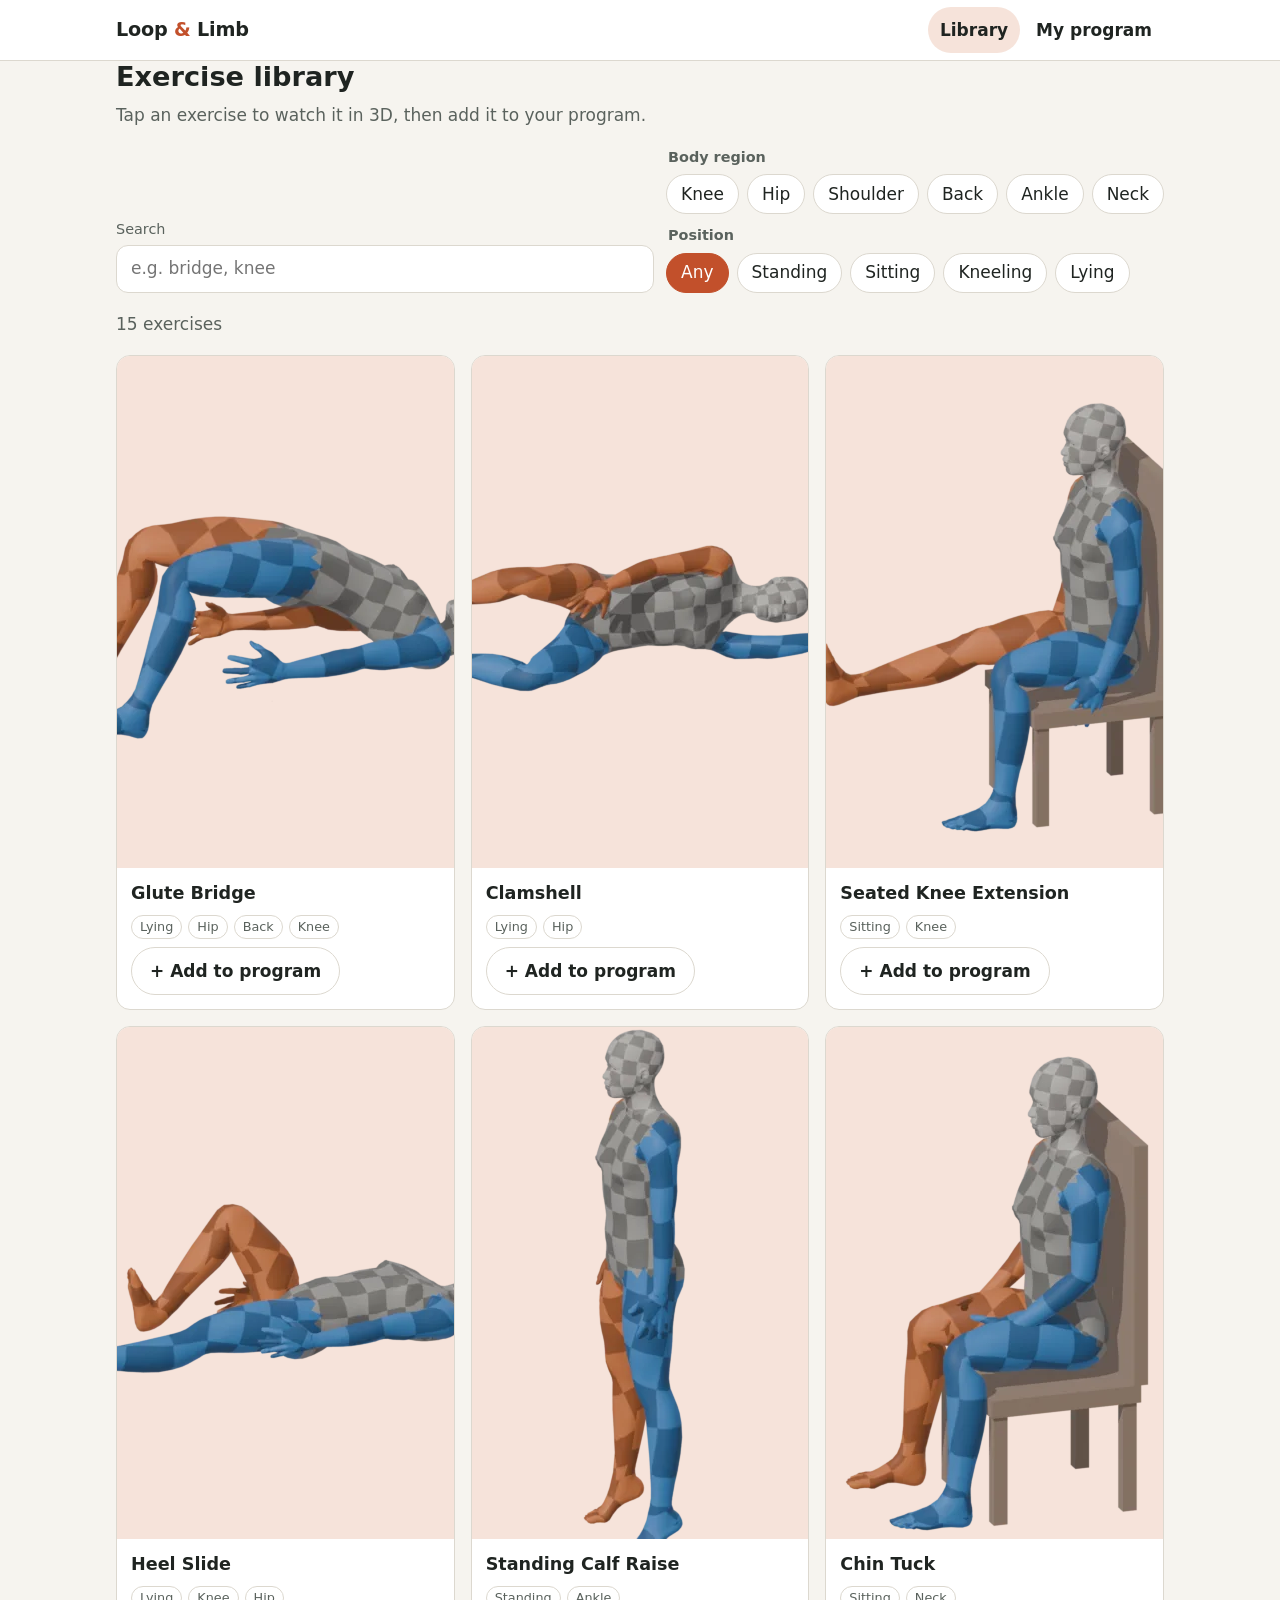
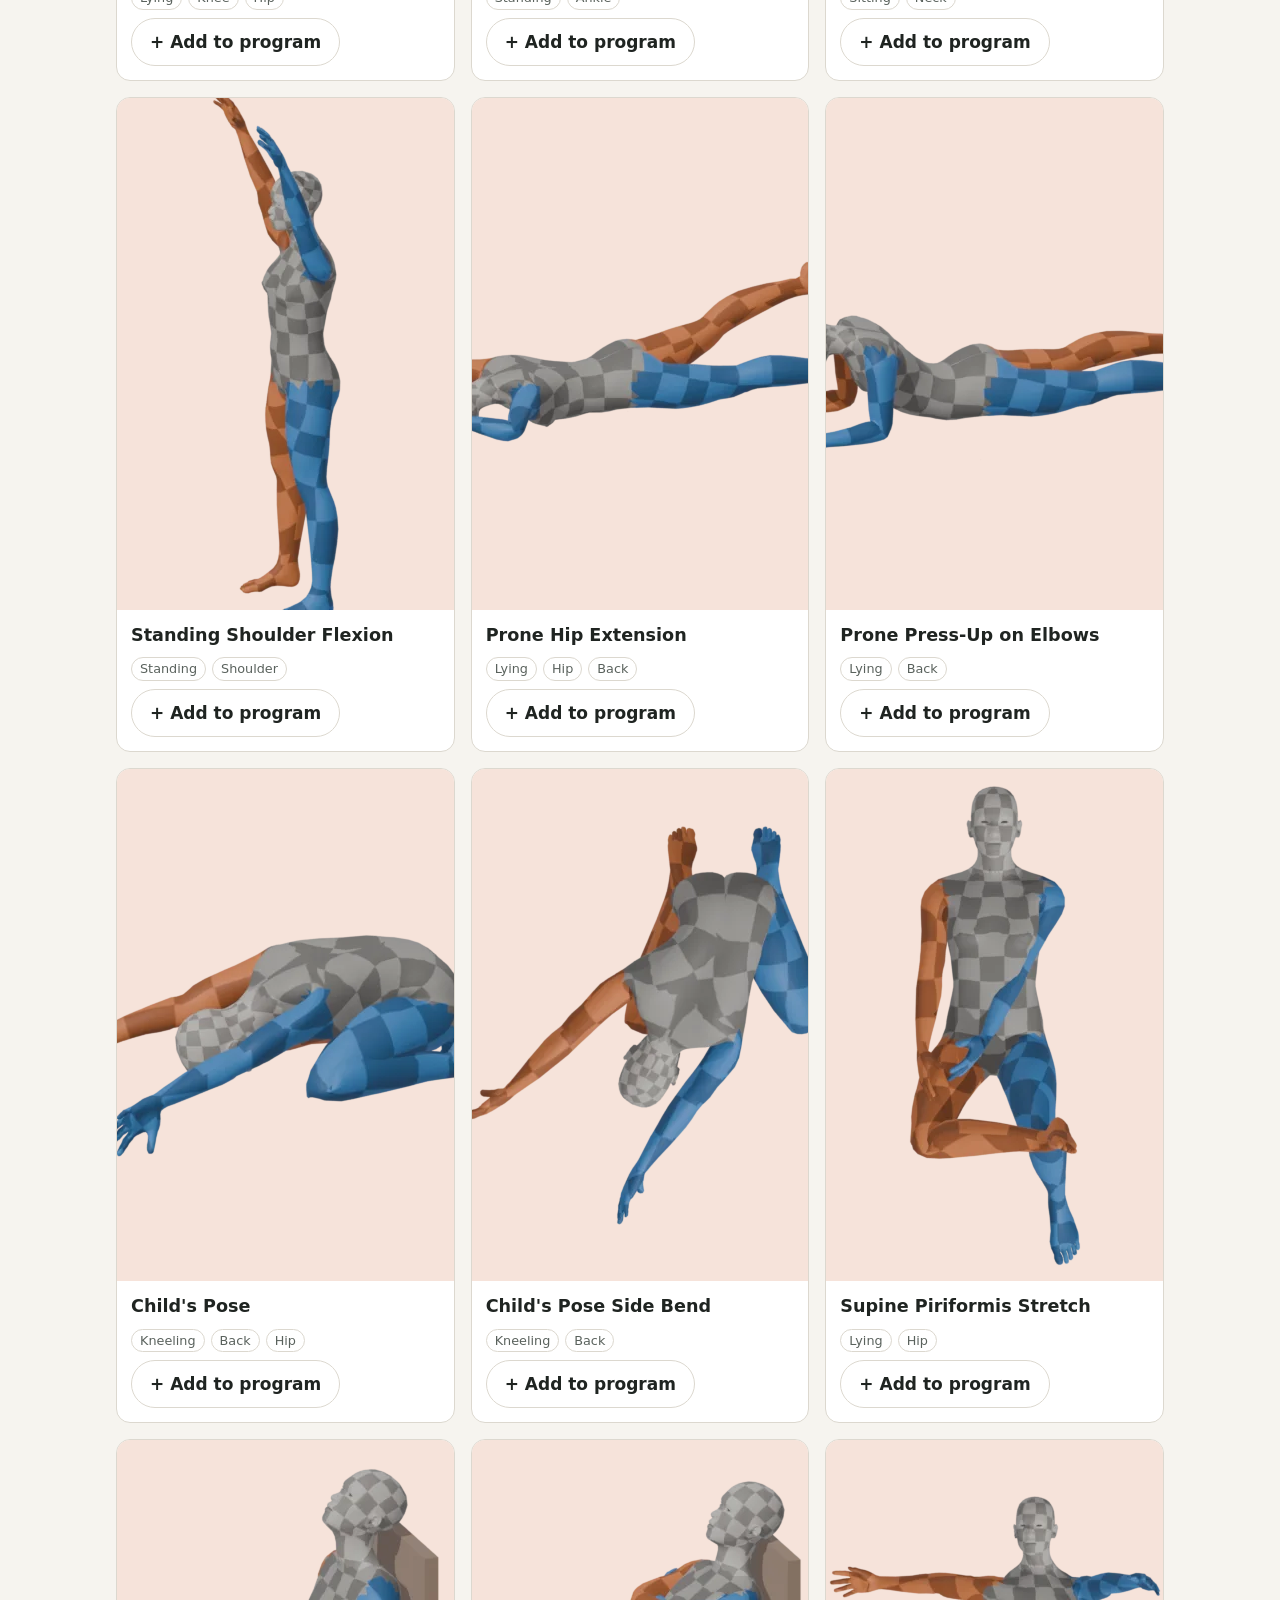
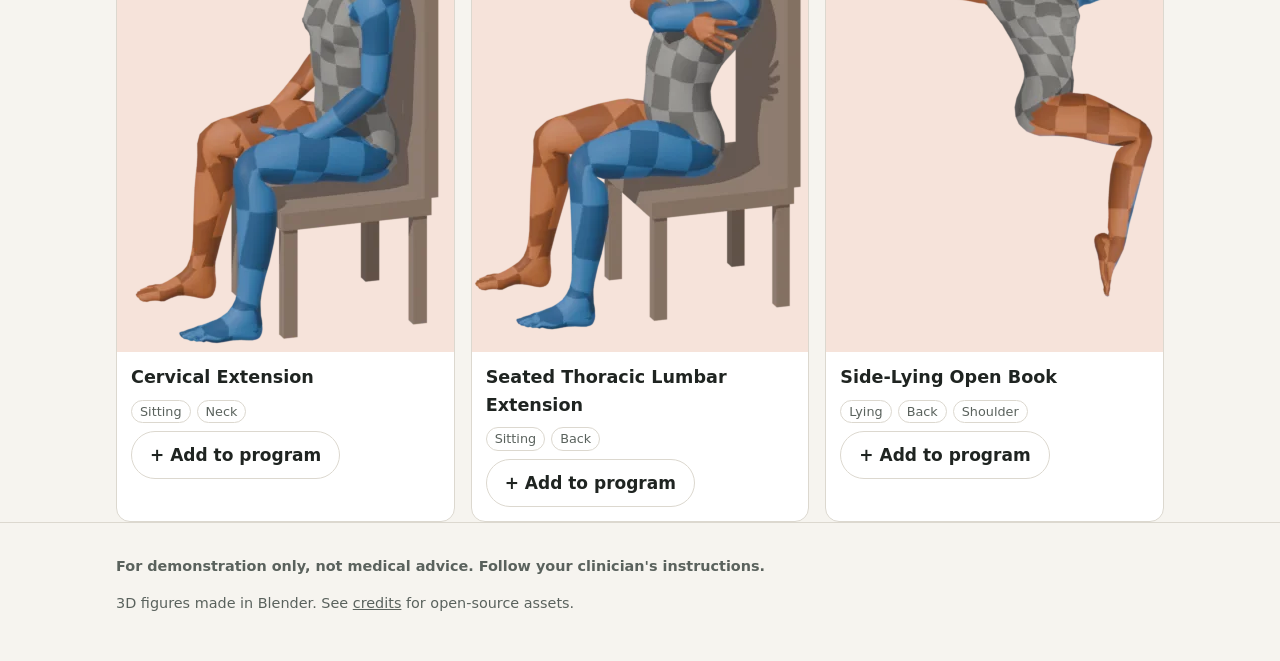
<file: index.html>
<!doctype html>
<html lang="en">
<head>
<meta charset="utf-8">
<meta name="viewport" content="width=device-width, initial-scale=1">
<title>Loop & Limb · Exercise library</title>
<meta name="description" content="Home exercise library with interactive 3D demonstrations.">
<meta name="theme-color" content="#c2502b">
<link rel="manifest" href="manifest.webmanifest">
<link rel="icon" href="assets/icons/icon.svg" type="image/svg+xml">
<link rel="stylesheet" href="css/style.css">
</head>
<body>
<a class="skip" href="#main">Skip to content</a>
<header class="site-header">
  <div class="wrap">
    <a class="brand" href="./">Loop <span>&amp;</span> Limb</a>
    <nav aria-label="Main">
      <a href="./" aria-current="page">Library</a>
      <a href="program.html">My program <span class="count" data-program-count hidden></span></a>
    </nav>
  </div>
</header>
<main id="main" class="wrap">
  <h1>Exercise library</h1>
  <p class="lede">Tap an exercise to watch it in 3D, then add it to your program.</p>
  <form id="filters" class="filters" role="search">
    <div>
      <label for="q" class="lede" style="display:block;margin:0 0 4px;font-size:.9rem">Search</label>
      <input id="q" name="q" type="search" placeholder="e.g. bridge, knee" autocomplete="off">
    </div>
    <div style="display:grid;gap:10px">
      <fieldset class="chips" data-regions><legend>Body region</legend></fieldset>
      <fieldset class="chips" data-positions><legend>Position</legend></fieldset>
    </div>
  </form>
  <p id="result-status" class="lede" aria-live="polite"></p>
  <ul id="grid" class="grid"></ul>
  <p id="empty" class="empty" hidden>No exercises match those filters.</p>
</main>
<footer class="site-footer">
  <div class="wrap">
    <p><strong>For demonstration only, not medical advice. Follow your clinician's instructions.</strong></p>
    <p>3D figures made in Blender. See <a href="CREDITS.md">credits</a> for open-source assets.</p>
  </div>
</footer>
<script type="module" src="js/library.js"></script>
</body>
</html>
</file>
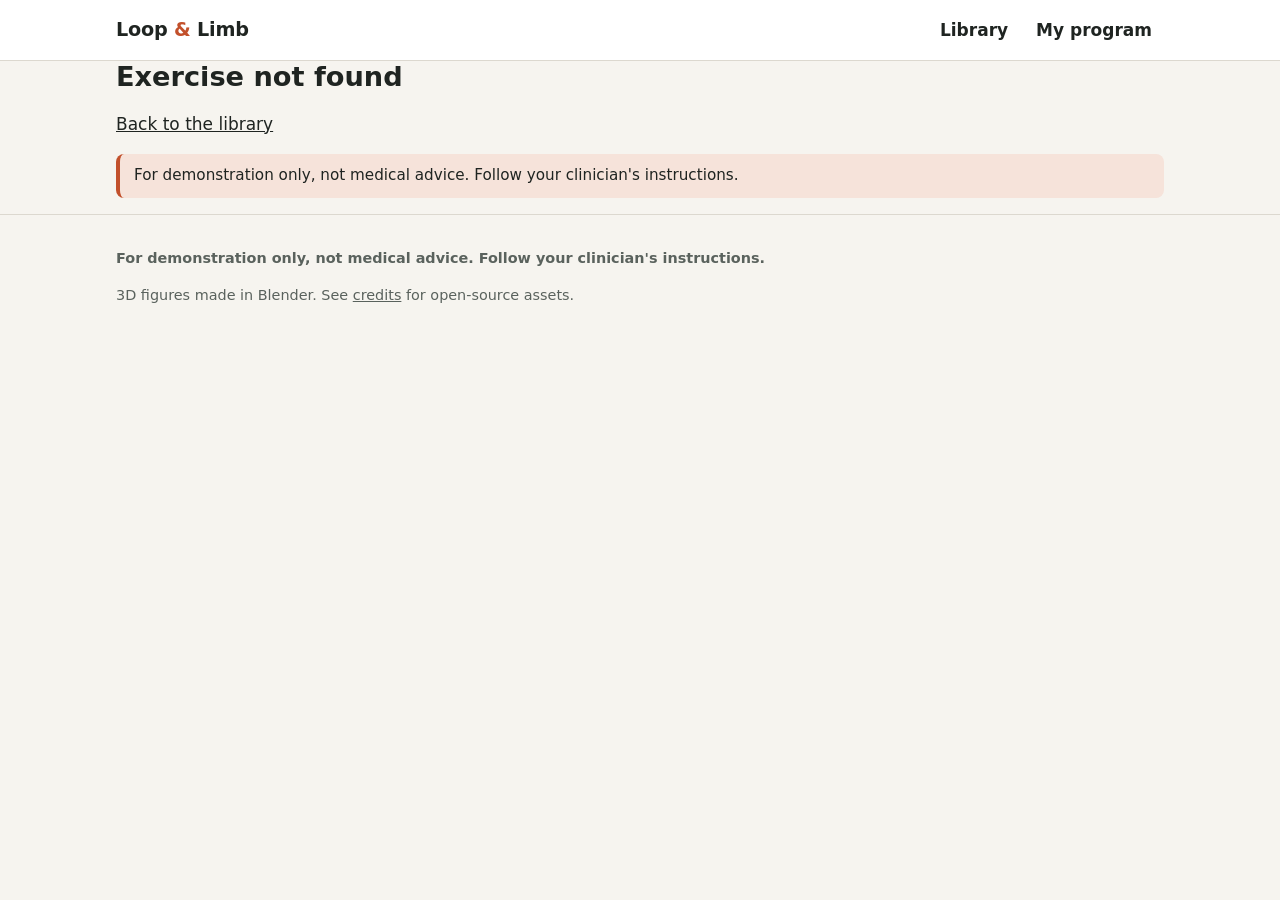
<file: exercise.html>
<!doctype html>
<html lang="en">
<head>
<meta charset="utf-8">
<meta name="viewport" content="width=device-width, initial-scale=1">
<title>Exercise · Loop & Limb</title>
<meta name="description" content="Interactive 3D exercise demonstration.">
<meta name="theme-color" content="#c2502b">
<link rel="manifest" href="manifest.webmanifest">
<link rel="icon" href="assets/icons/icon.svg" type="image/svg+xml">
<link rel="stylesheet" href="css/style.css">
</head>
<body>
<a class="skip" href="#main">Skip to content</a>
<header class="site-header">
  <div class="wrap">
    <a class="brand" href="./">Loop <span>&amp;</span> Limb</a>
    <nav aria-label="Main">
      <a href="./">Library</a>
      <a href="program.html">My program <span class="count" data-program-count hidden></span></a>
    </nav>
  </div>
</header>
<main id="main" class="wrap">
  <div id="detail"><p>Loading…</p></div>
  <p class="disclaimer">For demonstration only, not medical advice. Follow your clinician's instructions.</p>
</main>
<footer class="site-footer">
  <div class="wrap">
    <p><strong>For demonstration only, not medical advice. Follow your clinician's instructions.</strong></p>
    <p>3D figures made in Blender. See <a href="CREDITS.md">credits</a> for open-source assets.</p>
  </div>
</footer>
<script type="module" src="js/detail.js"></script>
</body>
</html>
</file>
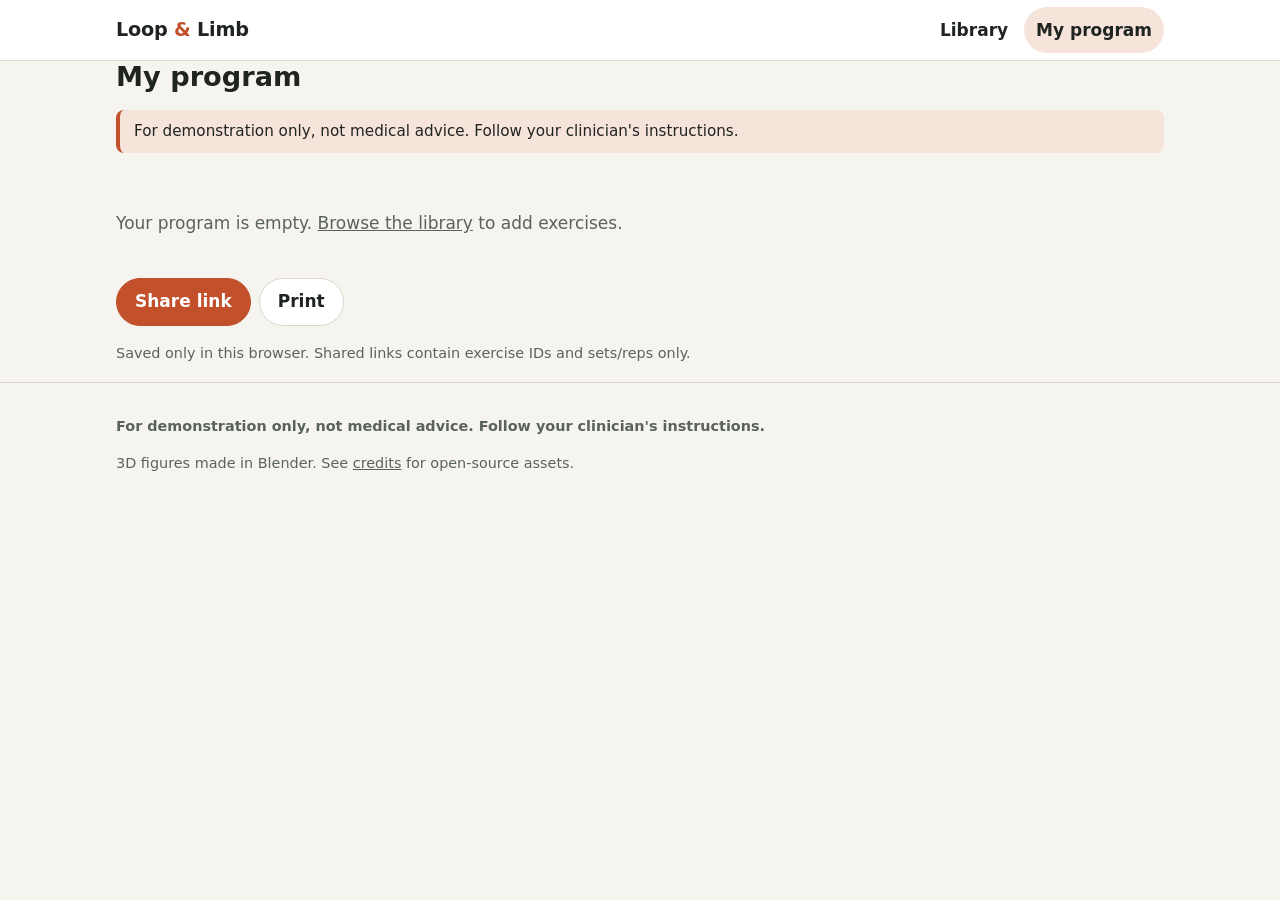
<file: program.html>
<!doctype html>
<html lang="en">
<head>
<meta charset="utf-8">
<meta name="viewport" content="width=device-width, initial-scale=1">
<title>My program · Loop & Limb</title>
<meta name="description" content="Your personal home exercise program.">
<meta name="theme-color" content="#c2502b">
<link rel="manifest" href="manifest.webmanifest">
<link rel="icon" href="assets/icons/icon.svg" type="image/svg+xml">
<link rel="stylesheet" href="css/style.css">
</head>
<body>
<a class="skip" href="#main">Skip to content</a>
<header class="site-header">
  <div class="wrap">
    <a class="brand" href="./">Loop <span>&amp;</span> Limb</a>
    <nav aria-label="Main">
      <a href="./">Library</a>
      <a href="program.html" aria-current="page">My program <span class="count" data-program-count hidden></span></a>
    </nav>
  </div>
</header>
<main id="main" class="wrap">
  <h1>My program</h1>
  <div id="shared-banner" class="banner" hidden>
    <p style="margin-top:0">You're viewing a shared program.</p>
    <button id="save-shared" class="btn primary" type="button">Save as my program</button>
  </div>
  <p class="disclaimer">For demonstration only, not medical advice. Follow your clinician's instructions.</p>
  <ol id="program" class="program-list"></ol>
  <p id="empty" class="empty" hidden>Your program is empty. <a href="./">Browse the library</a> to add exercises.</p>
  <div id="toolbar" class="toolbar">
    <button id="share" class="btn primary" type="button">Share link</button>
    <button id="print" class="btn" type="button">Print</button>
  </div>
  <p class="lede no-print" style="font-size:.9rem">Saved only in this browser. Shared links contain exercise IDs and sets/reps only.</p>
</main>
<footer class="site-footer">
  <div class="wrap">
    <p><strong>For demonstration only, not medical advice. Follow your clinician's instructions.</strong></p>
    <p>3D figures made in Blender. See <a href="CREDITS.md">credits</a> for open-source assets.</p>
  </div>
</footer>
<script type="module" src="js/program.js"></script>
</body>
</html>
</file>
<file: css/style.css>
/* Loop & Limb — single stylesheet. Mobile-first. */
:root {
  --bg: #f6f4ef;
  --surface: #ffffff;
  --text: #1f2421;
  --muted: #5a625d;
  --line: #dcd8cf;
  --accent: #c2502b;       /* terracotta */
  --accent-ink: #ffffff;
  --accent-soft: #f6e3da;
  --good: #2f6b45;
  --warn: #9a3412;
  --radius: 14px;
  --tap: 48px;
  color-scheme: light dark;
}
@media (prefers-color-scheme: dark) {
  :root {
    --bg: #161917;
    --surface: #202522;
    --text: #ecebe6;
    --muted: #a8afa9;
    --line: #353b37;
    --accent: #f08a62;
    --accent-ink: #1a0f0a;
    --accent-soft: #3a2a22;
    --good: #8fd1a5;
    --warn: #f4a37f;
  }
}

* { box-sizing: border-box; }
html { -webkit-text-size-adjust: 100%; }
body {
  margin: 0;
  font: 17px/1.55 system-ui, -apple-system, "Segoe UI", Roboto, sans-serif;
  background: var(--bg);
  color: var(--text);
}
a { color: inherit; }
img { max-width: 100%; display: block; }
:focus-visible { outline: 3px solid var(--accent); outline-offset: 2px; border-radius: 6px; }
.skip { position: absolute; left: -999px; }
.skip:focus { left: 16px; top: 8px; background: var(--surface); padding: 8px 12px; z-index: 10; }
.wrap { max-width: 1080px; margin: 0 auto; padding: 0 16px; }

/* Header */
.site-header { background: var(--surface); border-bottom: 1px solid var(--line); position: sticky; top: 0; z-index: 5; }
.site-header .wrap { display: flex; align-items: center; justify-content: space-between; min-height: 60px; gap: 12px; }
.brand { font-weight: 800; font-size: 1.2rem; text-decoration: none; letter-spacing: -0.01em; white-space: nowrap; }
@media (max-width: 400px) { .site-header nav a { padding: 10px 8px; } .brand { font-size: 1.05rem; } }
.brand span { color: var(--accent); }
.site-header nav { display: flex; gap: 4px; }
.site-header nav a { text-decoration: none; padding: 10px 12px; border-radius: 999px; font-weight: 600; }
.site-header nav a[aria-current="page"] { background: var(--accent-soft); }
.count { background: var(--accent); color: var(--accent-ink); border-radius: 999px; padding: 0 7px; font-size: .8rem; margin-left: 4px; }

main { padding: 20px 0 40px; }
h1 { font-size: 1.7rem; line-height: 1.2; margin: 0 0 8px; }
h2 { font-size: 1.2rem; margin: 28px 0 10px; }
.lede { color: var(--muted); margin: 0 0 18px; }

.disclaimer {
  border-left: 4px solid var(--accent);
  background: var(--accent-soft);
  padding: 10px 14px; border-radius: 8px; font-size: .95rem; margin: 16px 0;
}
.site-footer { border-top: 1px solid var(--line); color: var(--muted); font-size: .9rem; padding: 18px 0 32px; }

/* Buttons & inputs */
.btn {
  min-height: var(--tap); padding: 0 18px; border-radius: 999px;
  border: 1px solid var(--line); background: var(--surface); color: var(--text);
  font: inherit; font-weight: 600; cursor: pointer; display: inline-flex; align-items: center; justify-content: center; gap: 6px;
  text-decoration: none;
}
.btn.primary { background: var(--accent); border-color: var(--accent); color: var(--accent-ink); }
.btn[aria-pressed="true"] { background: var(--accent-soft); border-color: var(--accent); }
.btn:disabled { opacity: .5; cursor: default; }
input[type="search"], select, input[type="number"] {
  min-height: var(--tap); border-radius: 12px; border: 1px solid var(--line);
  background: var(--surface); color: var(--text); font: inherit; padding: 0 14px;
}

/* Library */
.filters { display: grid; gap: 12px; margin-bottom: 18px; }
.filters input[type="search"] { width: 100%; }
.chips { display: flex; flex-wrap: wrap; gap: 8px; border: 0; padding: 0; margin: 0; }
.chips legend { font-weight: 600; margin-bottom: 6px; font-size: .9rem; color: var(--muted); }
.chip { position: relative; }
.chip input { position: absolute; opacity: 0; inset: 0; }
.chip span {
  display: inline-flex; align-items: center; min-height: 40px; padding: 0 14px; border-radius: 999px;
  border: 1px solid var(--line); background: var(--surface); cursor: pointer; text-transform: capitalize;
}
.chip input:checked + span { background: var(--accent); color: var(--accent-ink); border-color: var(--accent); }
.chip input:focus-visible + span { outline: 3px solid var(--accent); outline-offset: 2px; }

.grid { display: grid; gap: 16px; grid-template-columns: 1fr; list-style: none; padding: 0; margin: 0; }
@media (min-width: 560px) { .grid { grid-template-columns: repeat(2, 1fr); } }
@media (min-width: 900px) { .grid { grid-template-columns: repeat(3, 1fr); } .filters { grid-template-columns: 1fr auto; align-items: end; } }
.card { background: var(--surface); border: 1px solid var(--line); border-radius: var(--radius); overflow: hidden; display: flex; flex-direction: column; }
.card .thumb { aspect-ratio: 1; background: var(--accent-soft); object-fit: cover; width: 100%; }
.card .body { padding: 12px 14px 14px; display: flex; flex-direction: column; gap: 8px; flex: 1; }
.card h3 { margin: 0; font-size: 1.1rem; }
.card h3 a { text-decoration: none; }
.card h3 a::after { content: ""; position: absolute; inset: 0; }   /* whole card clickable */
.card { position: relative; }
.card .btn { position: relative; z-index: 1; align-self: flex-start; }
.tags { display: flex; flex-wrap: wrap; gap: 6px; font-size: .8rem; color: var(--muted); text-transform: capitalize; }
.tags span { border: 1px solid var(--line); border-radius: 999px; padding: 1px 8px; }
.empty { color: var(--muted); padding: 24px 0; }

/* Detail */
.viewer-shell { position: relative; margin: 0 -16px; background: var(--accent-soft); }
@media (min-width: 700px) { .viewer-shell { margin: 0; border-radius: var(--radius); overflow: hidden; } }
model-viewer, .viewer-poster {
  width: 100%; height: min(70vh, 520px); display: block; background: transparent;
  --poster-color: transparent;
}
.viewer-poster { object-fit: contain; }
.controls { display: flex; flex-wrap: wrap; gap: 8px; margin: 12px 0; }
.controls .group { display: flex; gap: 6px; flex-wrap: wrap; }
.controls .btn { min-width: var(--tap); }
@media (max-width: 559px) { .controls .btn { flex: 1 1 auto; } .controls .group { flex: 1 1 100%; } }

.dose { display: grid; grid-template-columns: repeat(2, 1fr); gap: 10px; margin: 0; }
@media (min-width: 700px) { .dose { grid-template-columns: repeat(4, 1fr); } }
.dose div { background: var(--surface); border: 1px solid var(--line); border-radius: 12px; padding: 10px 12px; }
.dose dt { font-size: .8rem; color: var(--muted); text-transform: uppercase; letter-spacing: .04em; }
.dose dd { margin: 0; font-weight: 700; }
ol.steps { padding-left: 1.4em; } ol.steps li { margin-bottom: 8px; }
.tips { display: grid; gap: 14px; }
@media (min-width: 700px) { .tips { grid-template-columns: 1fr 1fr; } }
.tips section { background: var(--surface); border: 1px solid var(--line); border-radius: var(--radius); padding: 4px 16px 8px; }
.tips h2 { margin-top: 12px; }
.do h2 { color: var(--good); } .avoid h2 { color: var(--warn); }
.detail-layout { display: grid; gap: 8px; }
@media (min-width: 900px) { .detail-layout { grid-template-columns: 1.1fr 1fr; gap: 32px; align-items: start; } .detail-layout .viewer-col { position: sticky; top: 76px; } }

.legend { display: flex; align-items: center; gap: 6px; font-size: .9rem; font-weight: 600; margin: 0 0 4px; }
.swatch { width: 14px; height: 14px; border-radius: 4px; display: inline-block; }
.swatch.left { background: #3e88c9; margin-left: 10px; }
.swatch.right { background: #e5783a; }

/* Program */
.program-list { list-style: none; padding: 0; margin: 0; display: grid; gap: 12px; }
.program-item { background: var(--surface); border: 1px solid var(--line); border-radius: var(--radius); padding: 12px; display: grid; grid-template-columns: 72px 1fr; gap: 12px; }
.program-item img { width: 72px; height: 72px; border-radius: 10px; object-fit: cover; background: var(--accent-soft); }
.program-item h3 { margin: 0 0 4px; font-size: 1.05rem; }
.program-item .row { display: flex; flex-wrap: wrap; gap: 8px; align-items: center; }
.program-item label { display: inline-flex; align-items: center; gap: 6px; font-size: .9rem; }
.program-item input[type="number"] { width: 72px; }
.program-item .print-only { display: none; }
.toolbar { display: flex; flex-wrap: wrap; gap: 8px; margin: 16px 0; }
.toast { position: fixed; left: 50%; bottom: 20px; transform: translateX(-50%); background: var(--text); color: var(--bg); padding: 10px 16px; border-radius: 999px; font-weight: 600; z-index: 20; }
.banner { background: var(--surface); border: 1px dashed var(--accent); border-radius: var(--radius); padding: 12px 14px; margin-bottom: 16px; }

@media (prefers-reduced-motion: reduce) { * { scroll-behavior: auto !important; transition: none !important; } }

/* Print: one clean page */
@media print {
  :root { --bg: #fff; --surface: #fff; --text: #000; --line: #bbb; }
  body { font-size: 11pt; }
  .site-header, .toolbar, .no-print, .banner, .site-footer nav { display: none !important; }
  .program-item { break-inside: avoid; padding: 6px; grid-template-columns: 56px 1fr; }
  .program-item img { width: 56px; height: 56px; }
  .program-item .row { display: none; }
  .program-item .print-only { display: block; }
  .program-item ol { margin: 4px 0 0; padding-left: 1.2em; font-size: 9.5pt; }
  .disclaimer { border: 1px solid #000; background: none; }
}
</file>
